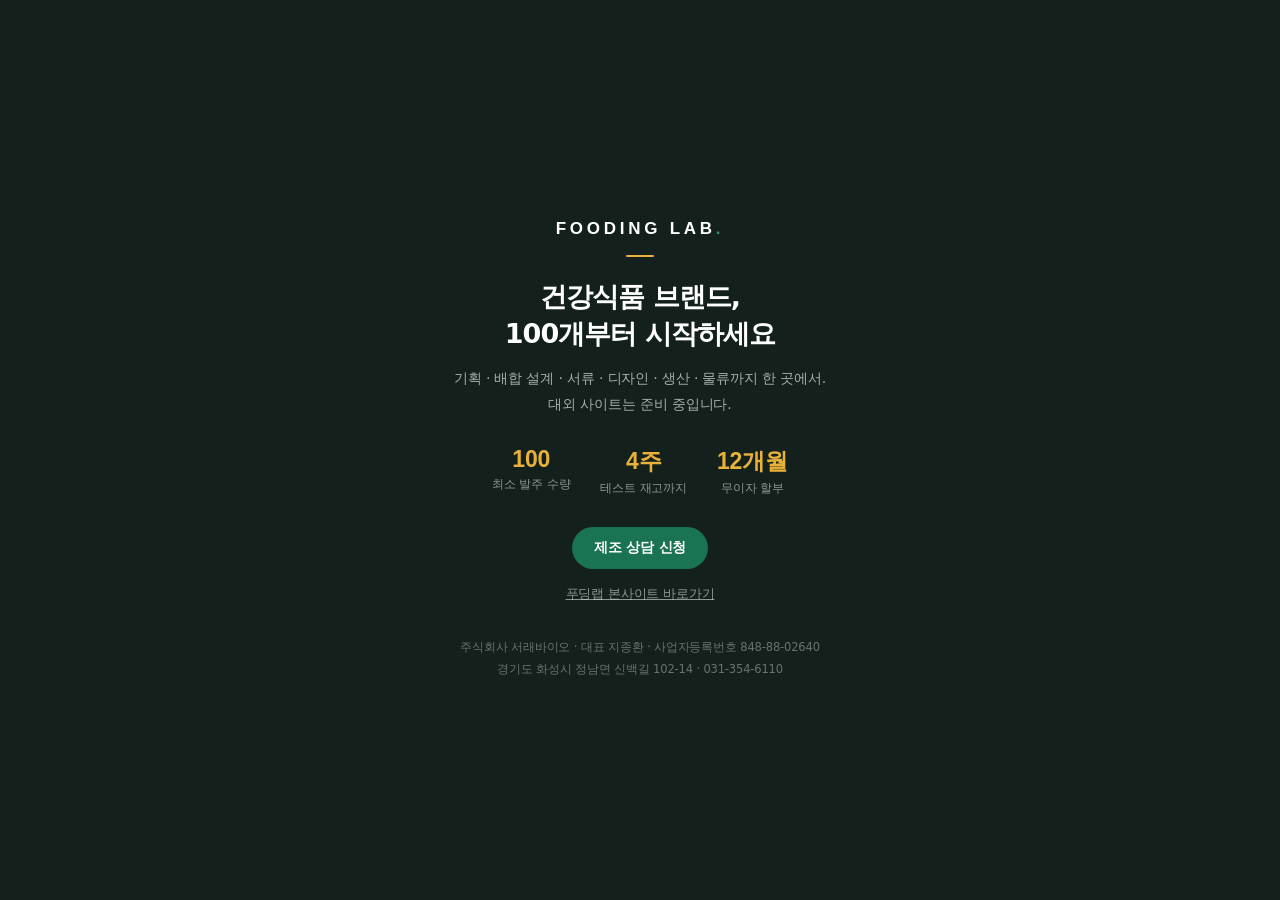
<file: homepage/public/index.html>
<!doctype html>
<html lang="ko">
<head>
<meta charset="utf-8">
<meta name="viewport" content="width=device-width, initial-scale=1">
<title>FOODING LAB</title>
<style>
  *{box-sizing:border-box;margin:0;padding:0}
  body{min-height:100vh;display:flex;align-items:center;justify-content:center;padding:24px;
    background:#13201B;color:#DCE6E0;
    font-family:-apple-system,BlinkMacSystemFont,'Pretendard Variable',Pretendard,system-ui,sans-serif;
    letter-spacing:-.01em}
  .box{max-width:520px;text-align:center}
  .wm{font-family:'Helvetica Neue',Arial,sans-serif;font-size:17px;font-weight:700;letter-spacing:.22em;color:#fff}
  .wm i{font-style:normal;color:#219466}
  .rule{width:28px;height:2px;background:#E8B23A;margin:16px auto 22px;border-radius:2px}
  h1{font-size:27px;font-weight:800;line-height:1.35;letter-spacing:-.035em;color:#fff}
  p{margin-top:14px;font-size:14px;line-height:1.85;color:rgba(220,230,224,.72)}
  .figs{display:flex;gap:30px;justify-content:center;margin-top:28px;flex-wrap:wrap}
  .fig b{display:block;font-family:'Helvetica Neue',Arial,sans-serif;font-size:23px;font-weight:800;color:#E8B23A}
  .fig span{font-size:12px;color:rgba(220,230,224,.6)}
  a.btn{display:inline-block;margin-top:30px;padding:12px 22px;border-radius:999px;
    background:#1A7452;color:#fff;font-size:14px;font-weight:700;text-decoration:none}
  a.btn:hover{background:#219466}
  .foot{margin-top:34px;font-size:11.5px;color:rgba(220,230,224,.42);line-height:1.9}
</style>
</head>
<body>
  <div class="box">
    <div class="wm">FOODING LAB<i>.</i></div>
    <div class="rule"></div>
    <h1>건강식품 브랜드,<br>100개부터 시작하세요</h1>
    <p>기획 · 배합 설계 · 서류 · 디자인 · 생산 · 물류까지 한 곳에서.<br>대외 사이트는 준비 중입니다.</p>
    <div class="figs">
      <div class="fig"><b>100</b><span>최소 발주 수량</span></div>
      <div class="fig"><b>4주</b><span>테스트 재고까지</span></div>
      <div class="fig"><b>12개월</b><span>무이자 할부</span></div>
    </div>
    <a class="btn" href="/apply.html">제조 상담 신청</a>
    <div style="margin-top:14px"><a href="https://foodinglab.com" rel="noopener" style="font-size:12.5px;color:rgba(220,230,224,.6);text-decoration:underline">푸딩랩 본사이트 바로가기</a></div>
    <div class="foot">
      주식회사 서래바이오 · 대표 지종환 · 사업자등록번호 848-88-02640<br>
      경기도 화성시 정남면 신백길 102-14 · 031-354-6110
    </div>
  </div>
</body>
</html>
</file>
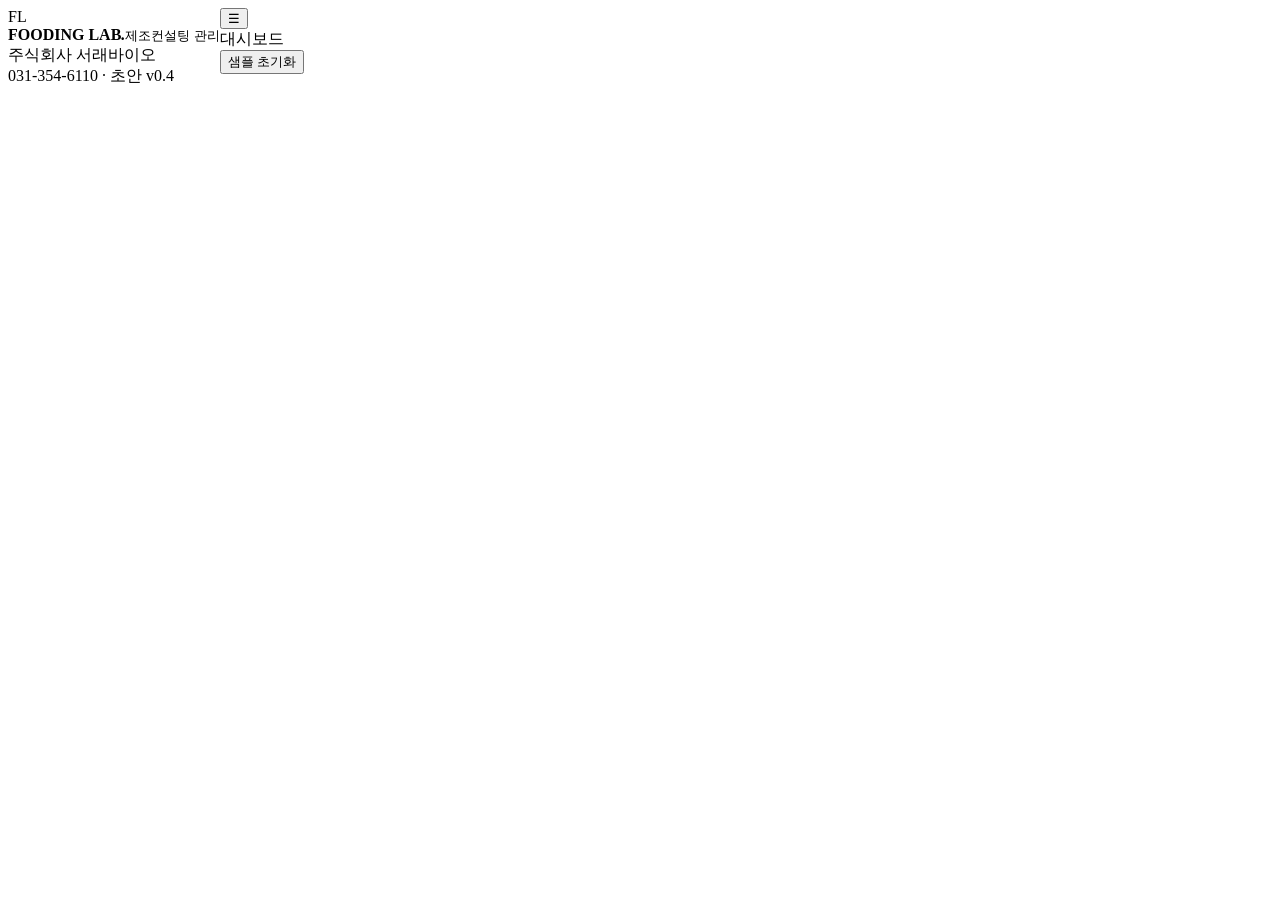
<file: fl_shell.html>
<body>

<div style="display:flex;min-height:100vh">
  <aside class="sidebar" id="sidebar">
    <div class="brand">
      <div class="mark">FL</div>
      <div><b class="wm">FOODING LAB<i>.</i></b><small>제조컨설팅 관리</small></div>
    </div>
    <nav class="nav" id="nav"></nav>
    <div class="side-foot">주식회사 서래바이오<br>031-354-6110 · 초안 v0.4</div>
  </aside>

  <div class="main">
    <div class="topbar">
      <button class="hamburger" onclick="document.getElementById('sidebar').classList.toggle('open')">☰</button>
      <div class="ttl" id="ttl">대시보드</div>
      <div class="right">
        <span id="tdesc"></span>
        <button class="btn btn-ghost btn-sm noprint" onclick="resetSeed()">샘플 초기화</button>
      </div>
    </div>
    <div class="content" id="page"></div>
  </div>
</div>

<div id="modal"></div>
<div id="modal2"></div>
<div id="toast" style="position:fixed;left:50%;bottom:26px;transform:translateX(-50%);
  background:rgba(19,32,27,.92);color:#fff;padding:11px 18px;border-radius:12px;font-size:13.5px;
  z-index:200;opacity:0;pointer-events:none;transition:opacity .2s"></div>
</file>
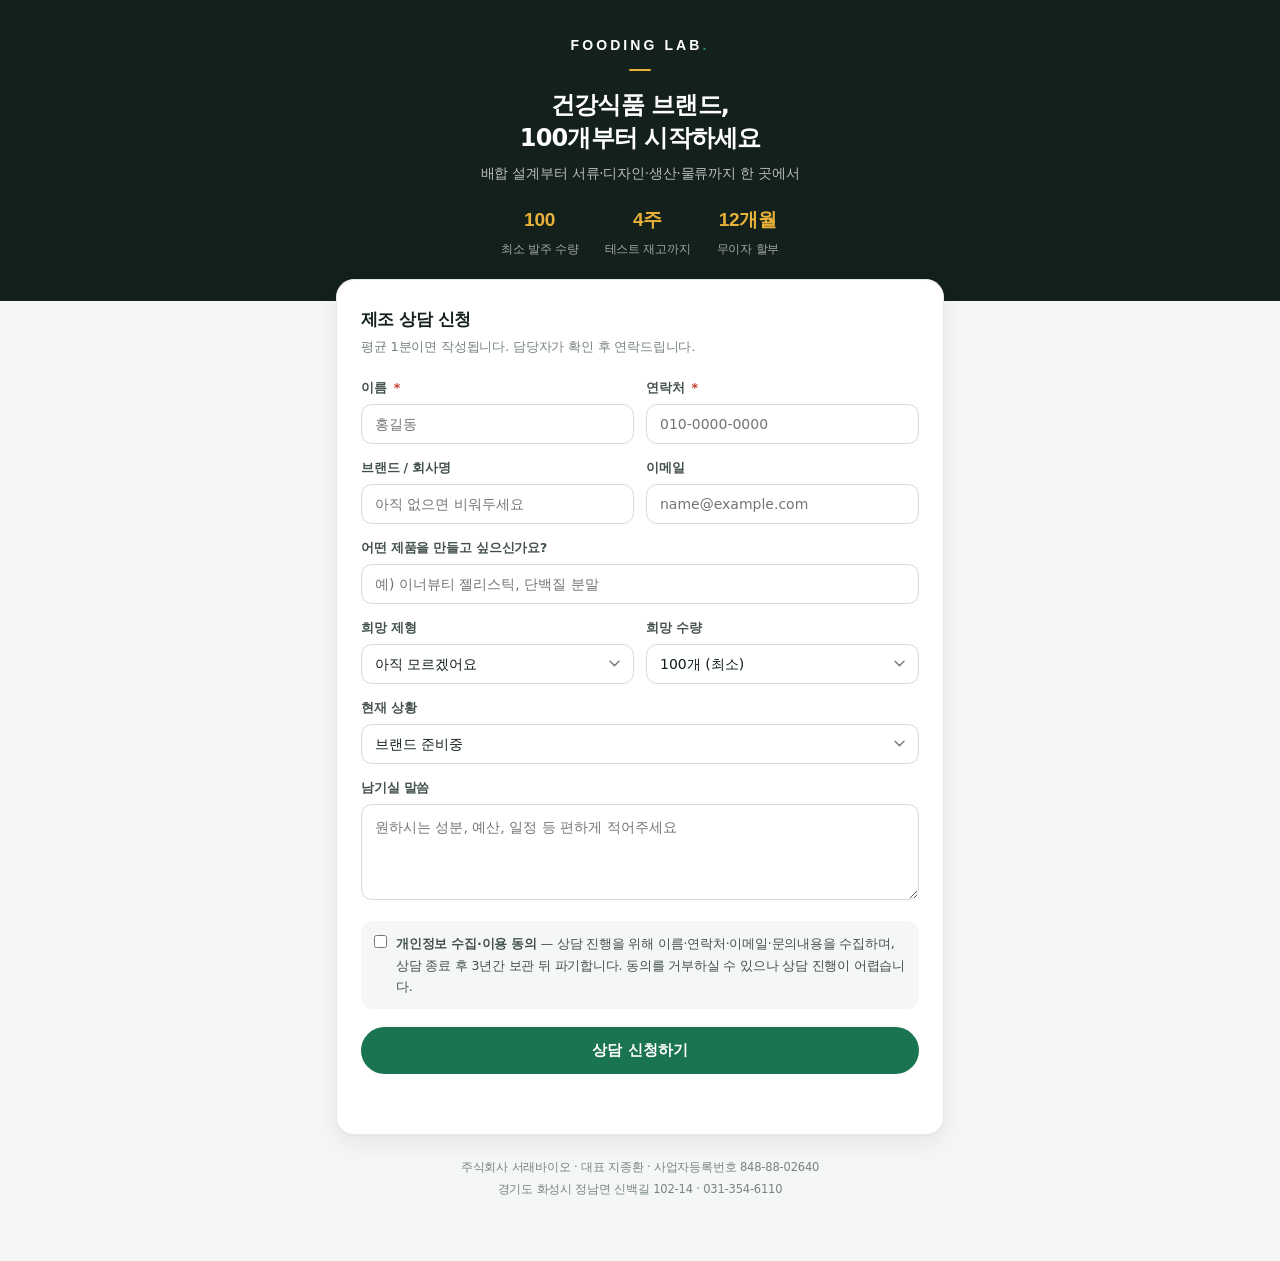
<file: homepage/public/apply.html>
<!doctype html>
<html lang="ko">
<head>
<meta charset="utf-8">
<meta name="viewport" content="width=device-width, initial-scale=1">
<title>제조 상담 신청 · FOODING LAB</title>
<meta name="description" content="MOQ 100개부터 시작하는 건강식품 제조. 상담 신청은 1분이면 끝납니다.">
<style>
  *{box-sizing:border-box;margin:0;padding:0}
  :root{
    --ink:#13201B; --sub:#42504A; --hint:#78847E;
    --brand:#1A7452; --brand-d:#155B42; --brand-soft:#EAF3EE;
    --gold:#E8B23A; --line:#e6ebe8; --line2:#d3ddd7; --red:#c8392b;
  }
  body{background:#f5f7f6;color:var(--ink);letter-spacing:-.012em;line-height:1.6;
    font-family:-apple-system,BlinkMacSystemFont,'Pretendard Variable',Pretendard,system-ui,sans-serif}
  .top{background:var(--ink);color:#fff;padding:34px 20px 40px;text-align:center}
  .wm{font-family:'Helvetica Neue',Arial,sans-serif;font-size:14px;font-weight:700;letter-spacing:.22em}
  .wm i{font-style:normal;color:#219466}
  .rule{width:22px;height:2px;background:var(--gold);margin:13px auto 18px;border-radius:2px}
  .top h1{font-size:24px;font-weight:800;letter-spacing:-.035em;line-height:1.35}
  .top p{margin-top:9px;font-size:13.5px;color:rgba(255,255,255,.7)}
  .figs{display:flex;gap:26px;justify-content:center;margin-top:20px;flex-wrap:wrap}
  .fig b{display:block;font-family:'Helvetica Neue',Arial,sans-serif;font-size:19px;font-weight:800;color:var(--gold)}
  .fig span{font-size:11.5px;color:rgba(255,255,255,.6)}

  .wrap{max-width:640px;margin:-22px auto 60px;padding:0 16px}
  .card{background:#fff;border:1px solid var(--line);border-radius:18px;padding:26px 24px;
    box-shadow:0 1px 2px rgba(19,32,27,.04),0 8px 26px rgba(19,32,27,.07)}
  h2{font-size:17px;font-weight:800;letter-spacing:-.03em;margin-bottom:4px}
  .sub{font-size:13px;color:var(--hint);margin-bottom:20px}
  .f{margin-bottom:14px}
  .f label{display:block;font-size:12.5px;font-weight:700;color:var(--sub);margin-bottom:6px}
  .f label em{font-style:normal;color:var(--red);margin-left:3px}
  input,select,textarea{width:100%;padding:11px 13px;border:1px solid var(--line2);border-radius:11px;
    font-size:14px;font-family:inherit;color:var(--ink);background:#fff}
  input:focus,select:focus,textarea:focus{outline:none;border-color:var(--brand);
    box-shadow:0 0 0 3px rgba(26,116,82,.15)}
  textarea{min-height:96px;resize:vertical;line-height:1.7}
  select{-webkit-appearance:none;appearance:none;
    background-image:url("data:image/svg+xml,%3Csvg xmlns='http://www.w3.org/2000/svg' width='11' height='7'%3E%3Cpath d='M1 1.2l4.5 4.4 4.5-4.4' fill='none' stroke='%2378847E' stroke-width='1.5' stroke-linecap='round'/%3E%3C/svg%3E");
    background-repeat:no-repeat;background-position:right 13px center}
  .two{display:grid;grid-template-columns:1fr 1fr;gap:12px}
  @media(max-width:520px){.two{grid-template-columns:1fr}}
  .hp{position:absolute;left:-9999px}          /* 봇 유인용 — 사람 눈에 안 보임 */
  .agree{display:flex;gap:9px;align-items:flex-start;margin-top:4px;
    background:#f5f7f6;border-radius:12px;padding:12px 13px}
  .agree input{width:auto;margin-top:2px}
  .agree span{font-size:12.5px;color:var(--sub);line-height:1.7}
  button{width:100%;margin-top:18px;padding:14px;border:none;border-radius:999px;background:var(--brand);
    color:#fff;font-size:15px;font-weight:700;font-family:inherit;cursor:pointer}
  button:hover{background:#1c8059}
  button:disabled{background:var(--line2);cursor:default}
  .msg{margin-top:14px;font-size:13.5px;text-align:center;min-height:20px}
  .msg.ok{color:var(--brand-d)} .msg.err{color:var(--red)}
  .done{text-align:center;padding:18px 0}
  .done .ic{width:52px;height:52px;border-radius:50%;background:var(--brand-soft);color:var(--brand);
    display:flex;align-items:center;justify-content:center;margin:0 auto 14px;font-size:24px}
  .done h3{font-size:18px;font-weight:800;letter-spacing:-.03em}
  .done p{margin-top:8px;font-size:13.5px;color:var(--sub);line-height:1.8}
  .foot{margin-top:22px;text-align:center;font-size:11.5px;color:var(--hint);line-height:1.9}
</style>
</head>
<body>

<div class="top">
  <div class="wm">FOODING LAB<i>.</i></div>
  <div class="rule"></div>
  <h1>건강식품 브랜드,<br>100개부터 시작하세요</h1>
  <p>배합 설계부터 서류·디자인·생산·물류까지 한 곳에서</p>
  <div class="figs">
    <div class="fig"><b>100</b><span>최소 발주 수량</span></div>
    <div class="fig"><b>4주</b><span>테스트 재고까지</span></div>
    <div class="fig"><b>12개월</b><span>무이자 할부</span></div>
  </div>
</div>

<div class="wrap">
  <div class="card" id="card">
    <h2>제조 상담 신청</h2>
    <div class="sub">평균 1분이면 작성됩니다. 담당자가 확인 후 연락드립니다.</div>

    <form id="f" autocomplete="on">
      <div class="two">
        <div class="f"><label>이름 <em>*</em></label><input name="name" required placeholder="홍길동"></div>
        <div class="f"><label>연락처 <em>*</em></label>
          <input name="phone" required inputmode="tel" placeholder="010-0000-0000"></div>
      </div>
      <div class="two">
        <div class="f"><label>브랜드 / 회사명</label><input name="company" placeholder="아직 없으면 비워두세요"></div>
        <div class="f"><label>이메일</label><input name="email" type="email" placeholder="name@example.com"></div>
      </div>

      <div class="f"><label>어떤 제품을 만들고 싶으신가요?</label>
        <input name="item" placeholder="예) 이너뷰티 젤리스틱, 단백질 분말"></div>

      <div class="two">
        <div class="f"><label>희망 제형</label>
          <select name="form">
            <option value="">아직 모르겠어요</option>
            <option>정제</option><option>경질캡슐</option><option>분말스틱</option>
            <option>구미</option><option>액상스틱</option><option>환</option><option>기타</option>
          </select></div>
        <div class="f"><label>희망 수량</label>
          <select name="moq">
            <option value="100">100개 (최소)</option>
            <option value="1000">1,000개</option>
            <option value="2000">2,000개</option>
            <option value="3000">3,000개 이상</option>
            <option value="0">상담 후 결정</option>
          </select></div>
      </div>

      <div class="f"><label>현재 상황</label>
        <select name="stage">
          <option>브랜드 준비중</option>
          <option>이미 판매중 (신제품 추가)</option>
          <option>타사 OEM 진행중 (이전 검토)</option>
          <option>단순 문의</option>
        </select></div>

      <div class="f"><label>남기실 말씀</label>
        <textarea name="memo" placeholder="원하시는 성분, 예산, 일정 등 편하게 적어주세요"></textarea></div>

      <input class="hp" name="website" tabindex="-1" autocomplete="off" aria-hidden="true">

      <label class="agree">
        <input type="checkbox" name="agree" required>
        <span><b>개인정보 수집·이용 동의</b> — 상담 진행을 위해 이름·연락처·이메일·문의내용을 수집하며,
        상담 종료 후 3년간 보관 뒤 파기합니다. 동의를 거부하실 수 있으나 상담 진행이 어렵습니다.</span>
      </label>

      <button type="submit" id="btn">상담 신청하기</button>
      <div class="msg" id="msg"></div>
    </form>
  </div>

  <div class="foot">
    주식회사 서래바이오 · 대표 지종환 · 사업자등록번호 848-88-02640<br>
    경기도 화성시 정남면 신백길 102-14 · 031-354-6110
  </div>
</div>

<script>
var f = document.getElementById("f"),
    btn = document.getElementById("btn"),
    msg = document.getElementById("msg");

f.addEventListener("submit", async function(e){
  e.preventDefault();
  msg.className = "msg"; msg.textContent = "";
  btn.disabled = true; btn.textContent = "보내는 중…";

  var d = {};
  new FormData(f).forEach(function(v, k){ d[k] = v; });
  d.agree = f.agree.checked;
  d.moq = Number(d.moq || 0);

  try {
    var r = await fetch("/api/lead", {
      method: "POST",
      headers: { "Content-Type": "application/json" },
      body: JSON.stringify(d)
    });
    var j = await r.json();
    if (!j.ok) throw new Error(j.error || "접수 실패");

    document.getElementById("card").innerHTML =
      '<div class="done"><div class="ic">✓</div>'
      + '<h3>상담 신청이 접수되었습니다</h3>'
      + '<p>담당자가 확인 후 <b>영업일 기준 1일 이내</b>로 연락드립니다.<br>'
      + '급하시면 031-354-6110 으로 전화 주세요.</p></div>';
    window.scrollTo({ top: 0, behavior: "smooth" });
  } catch (err) {
    msg.className = "msg err";
    msg.textContent = err.message + " — 잠시 후 다시 시도해 주세요";
    btn.disabled = false; btn.textContent = "상담 신청하기";
  }
});
</script>
</body>
</html>
</file>
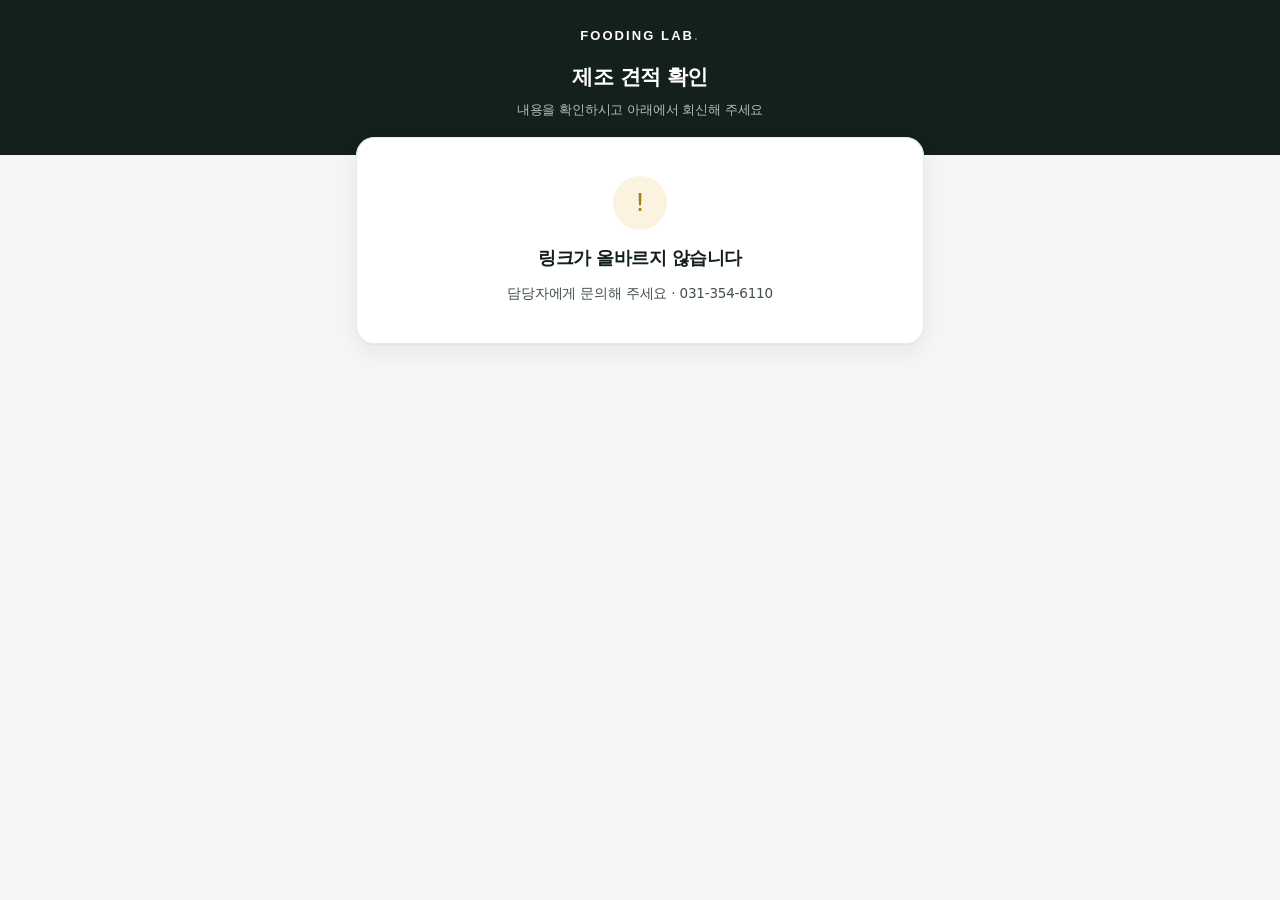
<file: homepage/public/q.html>
<!doctype html>
<html lang="ko">
<head>
<meta charset="utf-8">
<meta name="viewport" content="width=device-width, initial-scale=1">
<title>견적 확인 · FOODING LAB</title>
<meta name="robots" content="noindex">
<style>
  *{box-sizing:border-box;margin:0;padding:0}
  :root{--ink:#13201B;--sub:#42504A;--hint:#78847E;--brand:#1A7452;--brand-d:#155B42;
        --brand-soft:#EAF3EE;--gold:#E8B23A;--gold-soft:#FBF3E0;--line:#e6ebe8;--line2:#d3ddd7;--red:#c8392b}
  body{background:#f5f7f6;color:var(--ink);line-height:1.6;letter-spacing:-.012em;
       font-family:-apple-system,BlinkMacSystemFont,'Pretendard Variable',Pretendard,system-ui,sans-serif}
  .top{background:var(--ink);color:#fff;padding:26px 20px 34px;text-align:center}
  .wm{font-family:'Helvetica Neue',Arial,sans-serif;font-size:13px;font-weight:800;letter-spacing:.16em}
  .wm i{font-style:normal;color:#219466}
  .top h1{margin-top:14px;font-size:21px;font-weight:800;letter-spacing:-.03em}
  .top p{margin-top:6px;font-size:13px;color:rgba(255,255,255,.7)}
  .wrap{max-width:600px;margin:-18px auto 60px;padding:0 16px}
  .card{background:#fff;border:1px solid var(--line);border-radius:18px;padding:24px;
        box-shadow:0 1px 2px rgba(19,32,27,.04),0 8px 26px rgba(19,32,27,.07);margin-bottom:14px}
  .spec{width:100%;border-collapse:collapse;margin-bottom:18px}
  .spec td{padding:9px 10px;border-bottom:1px solid var(--line);font-size:13.5px}
  .spec td.h{background:#f7f9f8;font-weight:700;width:112px;color:var(--sub)}
  .big{background:var(--ink);color:#fff;border-radius:14px;padding:18px 20px;text-align:center;margin-bottom:18px}
  .big .l{font-size:12px;color:rgba(255,255,255,.65)}
  .big .v{font-size:27px;font-weight:800;letter-spacing:-.03em;margin-top:4px;
          font-variant-numeric:tabular-nums}
  .big .s{font-size:12.5px;color:rgba(255,255,255,.7);margin-top:5px}
  table.tier{width:100%;border-collapse:collapse;font-size:13px}
  table.tier th{background:#f7f9f8;color:var(--hint);font-size:11.5px;font-weight:700;
                padding:8px;border-bottom:1px solid var(--line2)}
  table.tier td{padding:9px 8px;border-bottom:1px solid var(--line);font-variant-numeric:tabular-nums}
  table.tier td.r{text-align:right} table.tier tr.on td{background:var(--brand-soft);font-weight:700}
  h2{font-size:14.5px;font-weight:800;margin-bottom:10px}
  .note{background:#f7f9f8;border-radius:12px;padding:13px 15px;font-size:12.5px;
        color:var(--sub);white-space:pre-line;line-height:1.8}
  .btns{display:grid;grid-template-columns:1fr 1fr;gap:10px;margin-top:4px}
  button{padding:15px;border:none;border-radius:999px;font-size:15px;font-weight:700;
         font-family:inherit;cursor:pointer}
  .ok{background:var(--brand);color:#fff} .ok:hover{background:#1c8059}
  .hold{background:#fff;border:1px solid var(--line2);color:var(--sub)} .hold:hover{border-color:var(--hint)}
  button:disabled{opacity:.5;cursor:default}
  .f{margin-top:14px} .f label{display:block;font-size:12px;font-weight:700;color:var(--sub);margin-bottom:5px}
  input,textarea{width:100%;padding:11px 13px;border:1px solid var(--line2);border-radius:11px;
                 font-size:14px;font-family:inherit;color:var(--ink)}
  textarea{min-height:80px;resize:vertical;line-height:1.7}
  input:focus,textarea:focus{outline:none;border-color:var(--brand);box-shadow:0 0 0 3px rgba(26,116,82,.15)}
  .done{text-align:center;padding:14px 0}
  .done .ic{width:54px;height:54px;border-radius:50%;display:flex;align-items:center;justify-content:center;
            margin:0 auto 14px;font-size:25px}
  .done.acc .ic{background:var(--brand-soft);color:var(--brand)}
  .done.hld .ic{background:var(--gold-soft);color:#a8791a}
  .done h3{font-size:18px;font-weight:800;letter-spacing:-.03em}
  .done p{margin-top:8px;font-size:13.5px;color:var(--sub);line-height:1.8}
  .foot{text-align:center;font-size:11.5px;color:var(--hint);line-height:1.9;margin-top:18px}
  .msg{margin-top:12px;font-size:13px;text-align:center;color:var(--red);min-height:18px}
</style>
</head>
<body>

<div class="top">
  <div class="wm">FOODING LAB<i>.</i></div>
  <h1>제조 견적 확인</h1>
  <p>내용을 확인하시고 아래에서 회신해 주세요</p>
</div>

<div class="wrap" id="wrap">
  <div class="card"><div style="text-align:center;color:var(--hint);padding:30px 0">불러오는 중…</div></div>
</div>

<script>
var Q = null;
var T = new URLSearchParams(location.search).get("t") || "";

function fmt(v, d){ d = d || 0;
  return Number(v || 0).toLocaleString("ko-KR", {minimumFractionDigits:d, maximumFractionDigits:d}); }
function esc(s){ return String(s == null ? "" : s)
  .replace(/&/g,"&amp;").replace(/</g,"&lt;").replace(/>/g,"&gt;"); }

async function load(){
  if (!T) { fail("링크가 올바르지 않습니다"); return; }
  try {
    var r = await fetch("/api/quote?t=" + encodeURIComponent(T));
    var j = await r.json();
    if (!j.ok) { fail(j.error); return; }
    Q = j.quote;
    render();
  } catch(e){ fail("불러오지 못했습니다 — 잠시 후 다시 시도해 주세요"); }
}
function fail(msg){
  document.getElementById("wrap").innerHTML =
    '<div class="card"><div class="done hld"><div class="ic">!</div><h3>' + esc(msg) + '</h3>'
    + '<p>담당자에게 문의해 주세요 · 031-354-6110</p></div></div>';
}

function render(){
  /* 이미 회신한 건이면 결과만 */
  if (Q.status === "accepted" || Q.status === "hold") { showDone(Q.status, true); return; }

  var tiers = (Q.tiers || []).map(function(t){
    var on = Number(t.qty) === Number(Q.order);
    return '<tr' + (on ? ' class="on"' : "") + '><td>' + fmt(t.qty) + ' set' + (on ? " ◀" : "") + '</td>'
      + '<td class="r">' + fmt(t.price) + ' 원</td>'
      + '<td class="r">' + fmt(t.qty * t.price) + ' 원</td></tr>';
  }).join("");

  document.getElementById("wrap").innerHTML =
    '<div class="card">'
    + '<table class="spec">'
    + '<tr><td class="h">고객사</td><td>' + esc(Q.client || "―") + '</td></tr>'
    + '<tr><td class="h">품목</td><td><b>' + esc(Q.item || "―") + '</b></td></tr>'
    + '<tr><td class="h">발주수량</td><td>' + fmt(Q.order) + ' set</td></tr>'
    + (Q.unit ? '<tr><td class="h">포장단위</td><td>' + fmt(Q.unit) + ' 개입</td></tr>' : "")
    + (Q.validUntil ? '<tr><td class="h">유효기한</td><td>' + esc(Q.validUntil) + '</td></tr>' : "")
    + '</table>'

    + '<div class="big"><div class="l">공급단가 · 1 set · VAT 별도</div>'
    + '<div class="v">' + fmt(Q.final) + ' 원</div>'
    + '<div class="s">총 ' + fmt(Q.amount) + ' 원'
    + (Q.perUnit ? ' · 개당 ' + fmt(Q.perUnit, 1) + ' 원' : "") + '</div></div>'

    + (tiers ? '<h2>수량별 공급단가</h2><table class="tier">'
        + '<tr><th style="text-align:left">발주수량</th><th style="text-align:right">공급단가</th>'
        + '<th style="text-align:right">총 금액</th></tr>' + tiers + '</table>' : "")

    + (Q.note ? '<h2 style="margin-top:18px">안내</h2><div class="note">' + esc(Q.note) + '</div>' : "")
    + '</div>'

    + '<div class="card">'
    + '<h2>회신</h2>'
    + '<div class="f"><label>성함 / 직책</label><input id="nm" placeholder="예) 김도현 대표"></div>'
    + '<div class="f"><label>남기실 말씀 (선택)</label>'
    + '<textarea id="mm" placeholder="수량 조정, 일정 문의 등 편하게 적어주세요"></textarea></div>'
    + '<div class="btns">'
    + '<button class="ok" onclick="reply(\'accept\')">이 견적으로 진행</button>'
    + '<button class="hold" onclick="reply(\'hold\')">보류 · 문의</button>'
    + '</div><div class="msg" id="msg"></div></div>'

    + '<div class="foot">주식회사 서래바이오 · FOODING LAB<br>'
    + '경기도 화성시 정남면 신백길 102-14 · 031-354-6110</div>';
}

async function reply(action){
  var btns = document.querySelectorAll("button");
  btns.forEach(function(b){ b.disabled = true; });
  document.getElementById("msg").textContent = "";
  try {
    var r = await fetch("/api/quote", {
      method: "PUT", headers: {"Content-Type": "application/json"},
      body: JSON.stringify({ t: T, action: action,
        name: (document.getElementById("nm") || {}).value || "",
        memo: (document.getElementById("mm") || {}).value || "" })
    });
    var j = await r.json();
    if (!j.ok) throw new Error(j.error || "처리 실패");
    showDone(j.status, false);
  } catch(e){
    document.getElementById("msg").textContent = e.message + " — 다시 시도해 주세요";
    btns.forEach(function(b){ b.disabled = false; });
  }
}

function showDone(status, already){
  var acc = status === "accepted";
  document.getElementById("wrap").innerHTML =
    '<div class="card"><div class="done ' + (acc ? "acc" : "hld") + '">'
    + '<div class="ic">' + (acc ? "✓" : "…") + '</div>'
    + '<h3>' + (acc ? "견적 진행으로 접수되었습니다" : "보류 · 문의로 접수되었습니다") + '</h3>'
    + '<p>' + (already ? "이미 회신하신 건입니다.<br>" : "")
    + (acc ? "담당자가 확인 후 생산 일정과 서류 절차를 안내드립니다."
           : "담당자가 확인 후 연락드리겠습니다.")
    + '<br>급하시면 031-354-6110 으로 전화 주세요.</p></div></div>'
    + '<div class="foot">주식회사 서래바이오 · FOODING LAB</div>';
  window.scrollTo({ top: 0, behavior: "smooth" });
}

load();
</script>
</body>
</html>
</file>
